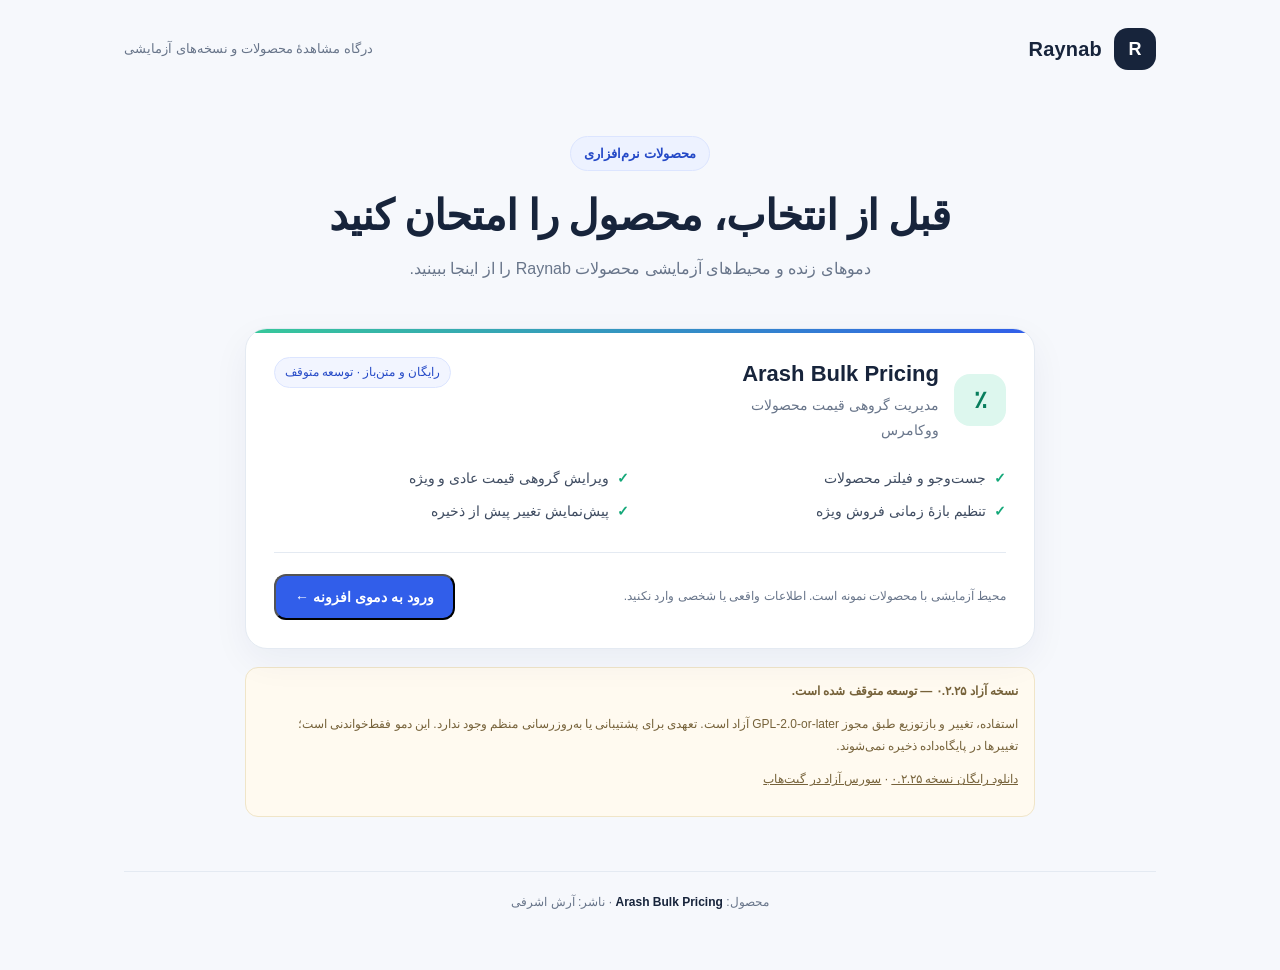
<file: demo/portal/index.html>
<!doctype html>
<html lang="fa" dir="rtl">
<head>
  <meta charset="utf-8">
  <meta name="viewport" content="width=device-width, initial-scale=1">
  <meta name="description" content="درگاه دموهای محصولات نرم‌افزاری Raynab؛ مشاهدهٔ دموی افزونه Arash Bulk Pricing برای ووکامرس.">
  <meta name="theme-color" content="#f6f8fc">
  <title>دموهای محصولات | Raynab</title>
  <style>
    :root{color-scheme:light;--ink:#17243b;--muted:#68758a;--line:#e4eaf2;--blue:#315eea;--blue-dark:#2449c7;--surface:#fff;--wash:#f6f8fc;--mint:#ddf7ee}
    *{box-sizing:border-box}
    body{margin:0;background:var(--wash);color:var(--ink);font-family:Tahoma,"Segoe UI",sans-serif;line-height:1.8}
    a{color:inherit}
    .page{max-width:1080px;margin:auto;padding:28px 24px 56px}
    .topbar{display:flex;align-items:center;justify-content:space-between;gap:20px;margin-bottom:66px}
    .brand{display:flex;align-items:center;gap:12px;text-decoration:none;font-weight:800;font-size:20px;letter-spacing:.2px}
    .mark{display:grid;place-items:center;width:42px;height:42px;border-radius:14px;background:var(--ink);color:#fff;font-size:18px}
    .topnote{color:var(--muted);font-size:13px}
    .intro{max-width:720px;margin:0 auto 44px;text-align:center}
    .eyebrow{display:inline-block;padding:5px 13px;border:1px solid #dce5ff;border-radius:999px;background:#edf2ff;color:var(--blue-dark);font-size:13px;font-weight:700}
    h1{margin:17px 0 10px;font-size:clamp(28px,5vw,42px);line-height:1.35;letter-spacing:-1px}
    .lead{margin:0;color:var(--muted);font-size:16px}
    .catalog{display:grid;grid-template-columns:minmax(0,1fr);gap:18px;max-width:790px;margin:auto}
    .card{position:relative;overflow:hidden;padding:28px;border:1px solid var(--line);border-radius:22px;background:var(--surface);box-shadow:0 12px 36px rgba(26,45,82,.055)}
    .card:before{position:absolute;inset:0 0 auto;height:4px;background:linear-gradient(90deg,#37c89a,#315eea);content:""}
    .card-head{display:flex;align-items:flex-start;justify-content:space-between;gap:20px}
    .product-icon{display:grid;place-items:center;flex:0 0 52px;height:52px;border-radius:16px;background:var(--mint);color:#087e5d;font-size:24px;font-weight:800}
    .status{padding:4px 10px;border:1px solid #dce5ff;border-radius:999px;background:#f2f5ff;color:var(--blue-dark);font-size:12px;white-space:nowrap}
    h2{margin:0 0 3px;font-size:22px;line-height:1.5}
    .subtitle{margin:0;color:var(--muted);font-size:14px}
    .features{display:grid;grid-template-columns:repeat(2,minmax(0,1fr));gap:8px 22px;margin:23px 0 27px;padding:0;list-style:none;color:#3f4c61;font-size:14px}
    .features li:before{margin-left:8px;color:#14a879;font-weight:800;content:"✓"}
    .card-actions{display:flex;align-items:center;justify-content:space-between;gap:20px;padding-top:21px;border-top:1px solid var(--line)}
    .small{max-width:390px;margin:0;color:var(--muted);font-size:12px}
    .button{display:inline-flex;align-items:center;justify-content:center;gap:9px;min-height:46px;padding:10px 19px;border-radius:12px;background:var(--blue);color:#fff;text-decoration:none;font-size:14px;font-weight:700;white-space:nowrap;transition:background .15s,transform .15s}
    .button:hover{transform:translateY(-1px);background:var(--blue-dark)}
    .arrow{font-size:18px;line-height:1}
    .notice{max-width:790px;margin:18px auto 0;padding:13px 16px;border:1px solid #f0e5c8;border-radius:13px;background:#fffaf0;color:#76623a;font-size:12px}
    footer{margin-top:54px;padding-top:20px;border-top:1px solid var(--line);color:var(--muted);font-size:12px;text-align:center}
    footer strong{color:var(--ink)}
    @media(max-width:620px){.card-head{flex-wrap:wrap}.status{white-space:normal}.page{padding:20px 15px 38px}.topbar{margin-bottom:45px}.topnote{display:none}.card{padding:22px 18px}.features{grid-template-columns:1fr;gap:6px}.card-actions{align-items:stretch;flex-direction:column}.button{width:100%}.small{max-width:none}}
  </style>
</head>
<body>
  <main class="page">
    <header class="topbar">
      <a class="brand" href="https://raynab.ir" aria-label="Raynab">
        <span class="mark" aria-hidden="true">R</span>
        <span>Raynab</span>
      </a>
      <span class="topnote">درگاه مشاهدهٔ محصولات و نسخه‌های آزمایشی</span>
    </header>

    <section class="intro" aria-labelledby="page-title">
      <span class="eyebrow">محصولات نرم‌افزاری</span>
      <h1 id="page-title">قبل از انتخاب، محصول را امتحان کنید</h1>
      <p class="lead">دموهای زنده و محیط‌های آزمایشی محصولات Raynab را از اینجا ببینید.</p>
    </section>

    <section class="catalog" aria-label="فهرست دموها">
      <article class="card">
        <div class="card-head">
          <div style="display:flex;align-items:center;gap:15px">
            <span class="product-icon" aria-hidden="true">٪</span>
            <div>
              <h2>Arash Bulk Pricing</h2>
              <p class="subtitle">مدیریت گروهی قیمت محصولات ووکامرس</p>
            </div>
          </div>
          <span class="status">رایگان و متن‌باز · توسعه متوقف</span>
        </div>
        <ul class="features">
          <li>جست‌وجو و فیلتر محصولات</li>
          <li>ویرایش گروهی قیمت عادی و ویژه</li>
          <li>تنظیم بازهٔ زمانی فروش ویژه</li>
          <li>پیش‌نمایش تغییر پیش از ذخیره</li>
        </ul>
        <div class="card-actions">
          <p class="small">محیط آزمایشی با محصولات نمونه است. اطلاعات واقعی یا شخصی وارد نکنید.</p>
          <form method="post" action="/arash-bulk-pricing/" style="margin:0">
            <input type="hidden" name="arash_demo_entry" value="Q3GvTi23-2FZaonM3ntN6rlbPUtfgX3AxYJIRMR-LAc">
            <button class="button" type="submit">ورود به دموی افزونه ←</button>
          </form>
        </div>
      </article>
    </section>

    <section class="notice" aria-label="وضعیت پروژه"><strong>نسخه آزاد ۰.۲.۲۵ — توسعه متوقف شده است.</strong><p>استفاده، تغییر و بازتوزیع طبق مجوز GPL-2.0-or-later آزاد است. تعهدی برای پشتیبانی یا به‌روزرسانی منظم وجود ندارد. این دمو فقط‌خواندنی است؛ تغییرها در پایگاه‌داده ذخیره نمی‌شوند.</p><p><a href="https://github.com/arashashrafii/wordpress-plugin-arash-bulk-pricing/releases/download/v0.2.25/arash-bulk-pricing-0.2.25.zip">دانلود رایگان نسخه ۰.۲.۲۵</a> · <a href="https://github.com/arashashrafii/wordpress-plugin-arash-bulk-pricing">سورس آزاد در گیت‌هاب</a></p></section>
    <footer>محصول: <strong>Arash Bulk Pricing</strong> <span aria-hidden="true">·</span> ناشر: آرش اشرفی</footer>
  </main>
</body>
</html>
</file>
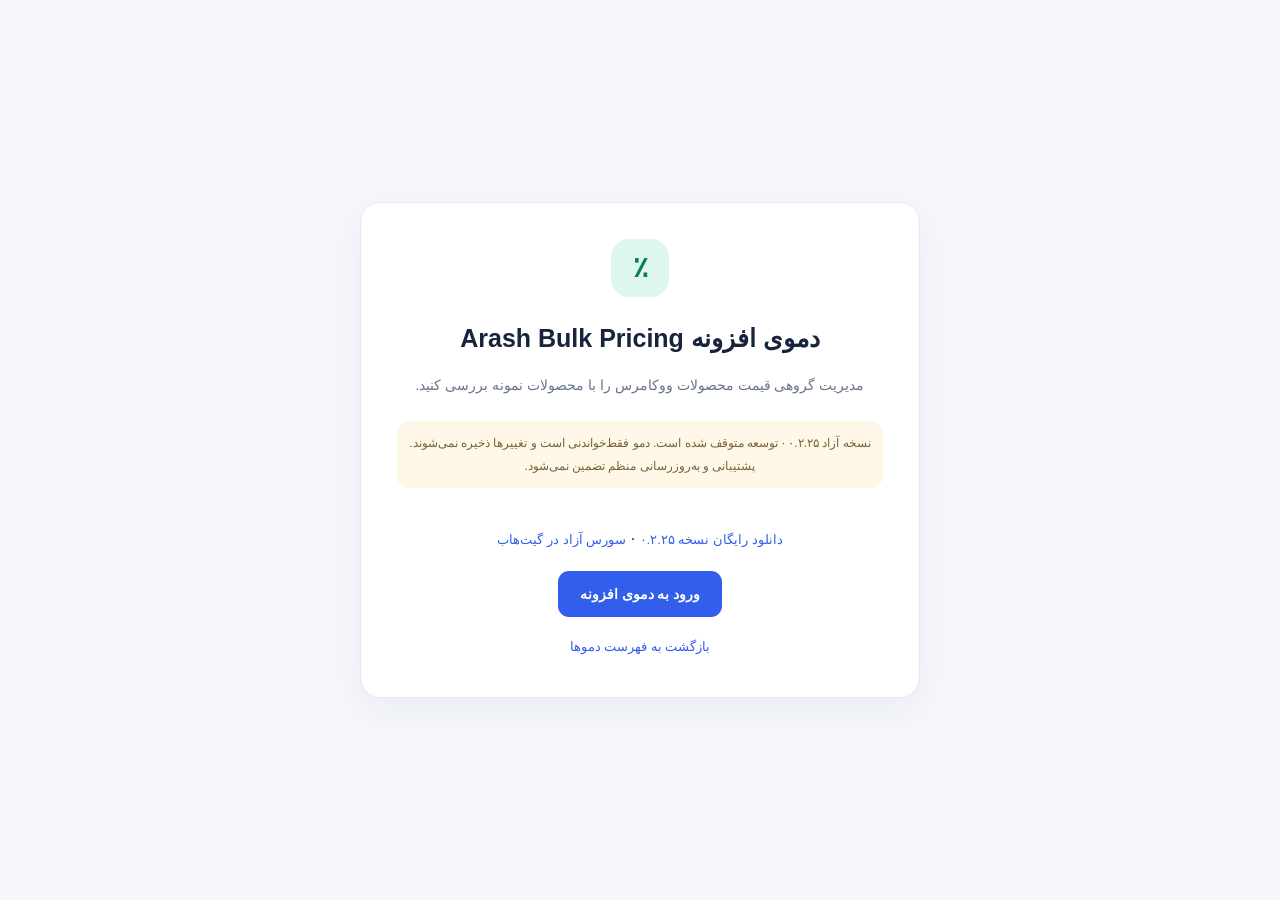
<file: demo/portal/product-demo.html>
<!doctype html>
<html lang="fa" dir="rtl">
<head><meta charset="utf-8"><meta name="viewport" content="width=device-width, initial-scale=1"><meta name="robots" content="noindex,nofollow"><title>دموی Arash Bulk Pricing</title>
<style>*{box-sizing:border-box}body{margin:0;min-height:100vh;display:grid;place-items:center;padding:24px;background:#f5f7fb;color:#17243b;font:16px/1.9 Tahoma,"Segoe UI",sans-serif}.card{width:min(100%,560px);padding:36px;border:1px solid #e4eaf2;border-radius:20px;background:#fff;box-shadow:0 12px 36px #1a2d520d;text-align:center}.mark{display:grid;place-items:center;width:58px;height:58px;margin:0 auto 18px;border-radius:18px;background:#ddf7ee;color:#087e5d;font-size:28px;font-weight:bold}h1{margin:0 0 10px;font-size:25px}.muted{margin:0 0 22px;color:#68758a;font-size:14px}.notice{margin:0 0 22px;padding:11px;border-radius:12px;background:#fff8e8;color:#76623a;font-size:12px}.button{min-height:46px;padding:10px 22px;border:0;border-radius:11px;background:#315eea;color:white;font:700 14px Tahoma,"Segoe UI",sans-serif;cursor:pointer}.button:hover{background:#2449c7}a{display:inline-block;margin-top:18px;color:#315eea;text-decoration:none;font-size:13px}</style></head>
<body><main class="card"><div class="mark" aria-hidden="true">٪</div><h1>دموی افزونه Arash Bulk Pricing</h1><p class="muted">مدیریت گروهی قیمت محصولات ووکامرس را با محصولات نمونه بررسی کنید.</p><p class="notice">نسخه آزاد ۰.۲.۲۵ · توسعه متوقف شده است. دمو فقط‌خواندنی است و تغییرها ذخیره نمی‌شوند. پشتیبانی و به‌روزرسانی منظم تضمین نمی‌شود.</p><p><a href="https://github.com/arashashrafii/wordpress-plugin-arash-bulk-pricing/releases/download/v0.2.25/arash-bulk-pricing-0.2.25.zip">دانلود رایگان نسخه ۰.۲.۲۵</a> · <a href="https://github.com/arashashrafii/wordpress-plugin-arash-bulk-pricing">سورس آزاد در گیت‌هاب</a></p><form method="post" action="/arash-bulk-pricing/"><input type="hidden" name="arash_demo_entry" value="Q3GvTi23-2FZaonM3ntN6rlbPUtfgX3AxYJIRMR-LAc"><button class="button" type="submit">ورود به دموی افزونه</button></form><a href="/">بازگشت به فهرست دموها</a></main></body>
</html>
</file>
